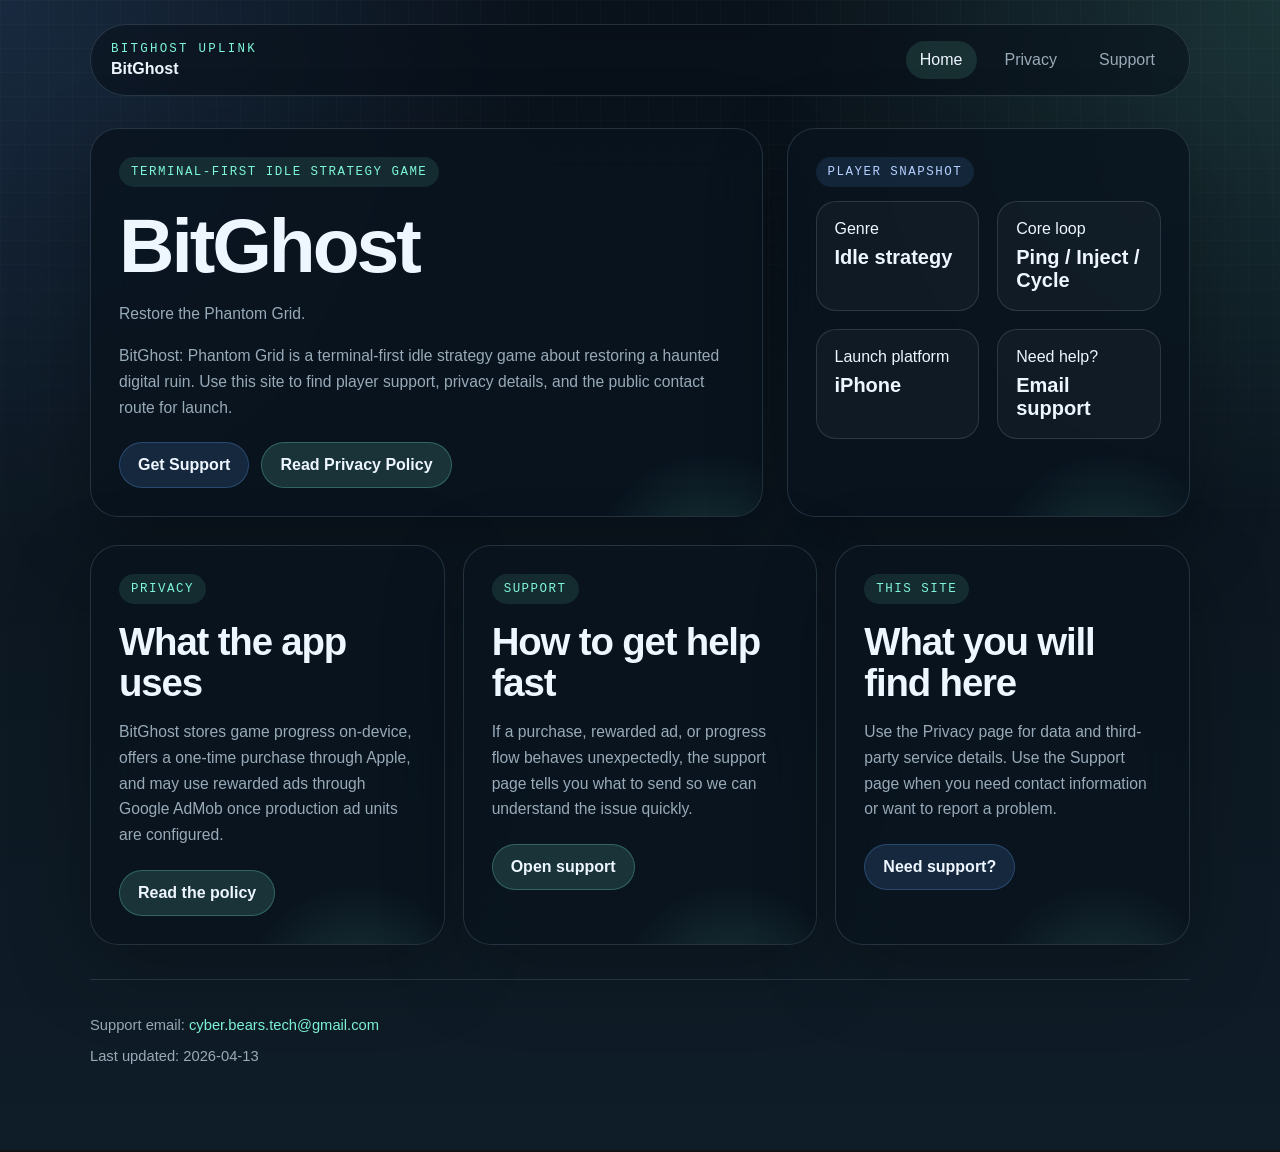
<file: index.html>
<!doctype html>
<html lang="en">
  <head>
    <meta charset="utf-8">
    <meta name="viewport" content="width=device-width, initial-scale=1">
    <title>BitGhost: Phantom Grid | Player Support</title>
    <meta
      name="description"
      content="Player support, privacy details, and launch information for BitGhost: Phantom Grid."
    >
    <link rel="stylesheet" href="./assets/styles.css">
    <script defer src="./assets/site-config.js"></script>
    <script defer src="./assets/site.js"></script>
  </head>
  <body>
    <div class="page-shell">
      <header class="topbar">
        <div class="brand">
          <span class="brand-mark">BitGhost uplink</span>
          <span class="brand-title" data-app-name>BitGhost</span>
        </div>
        <nav class="nav-links" aria-label="Primary">
          <a class="is-active" href="./">Home</a>
          <a href="./privacy/">Privacy</a>
          <a href="./support/">Support</a>
        </nav>
      </header>

      <div class="setup-banner" data-setup-banner hidden>
        Update the support email in <code>docs/site/assets/site-config.js</code> before publishing.
      </div>

      <main>
        <section class="hero">
          <article class="hero-panel">
            <div class="eyebrow">Terminal-first idle strategy game</div>
            <h1><span data-app-name>BitGhost</span></h1>
            <p class="lead" data-app-subtitle>
              Restore the Phantom Grid.
            </p>
            <p class="section-copy">
              BitGhost: Phantom Grid is a terminal-first idle strategy game about restoring a haunted digital
              ruin. Use this site to find player support, privacy details, and the public contact route for
              launch.
            </p>
            <div class="hero-actions">
              <a class="button-link secondary" href="./support/">Get Support</a>
              <a class="button-link" href="./privacy/">Read Privacy Policy</a>
              <a class="button-link secondary" data-app-store-link href="">View on the App Store</a>
            </div>
          </article>

          <aside class="hero-panel">
            <div class="status-stack">
              <span class="status-pill">Player snapshot</span>
              <div class="metrics">
                <div class="metric">
                  <span>Genre</span>
                  <strong>Idle strategy</strong>
                </div>
                <div class="metric">
                  <span>Core loop</span>
                  <strong>Ping / Inject / Cycle</strong>
                </div>
                <div class="metric">
                  <span>Launch platform</span>
                  <strong>iPhone</strong>
                </div>
                <div class="metric">
                  <span>Need help?</span>
                  <strong>Email support</strong>
                </div>
              </div>
            </div>
          </aside>
        </section>

        <section class="card-grid">
          <article class="card">
            <div class="eyebrow">Privacy</div>
            <h2>What the app uses</h2>
            <p>
              BitGhost stores game progress on-device, offers a one-time purchase through Apple, and may use
              rewarded ads through Google AdMob once production ad units are configured.
            </p>
            <div class="link-row">
              <a class="button-link" href="./privacy/">Read the policy</a>
            </div>
          </article>

          <article class="card">
            <div class="eyebrow">Support</div>
            <h2>How to get help fast</h2>
            <p>
              If a purchase, rewarded ad, or progress flow behaves unexpectedly, the support page tells you
              what to send so we can understand the issue quickly.
            </p>
            <div class="link-row">
              <a class="button-link" href="./support/">Open support</a>
            </div>
          </article>

          <article class="card">
            <div class="eyebrow">This site</div>
            <h2>What you will find here</h2>
            <p>
              Use the Privacy page for data and third-party service details. Use the Support page when you
              need contact information or want to report a problem.
            </p>
            <div class="link-row">
              <a class="button-link secondary" href="./support/">Need support?</a>
            </div>
          </article>
        </section>
      </main>

      <footer class="footer">
        <p>
          Support email: <a data-support-email href="mailto:cyber.bears.tech@gmail.com">cyber.bears.tech@gmail.com</a>
        </p>
        <p>
          Last updated: <span data-last-updated>2026-04-12</span>
        </p>
      </footer>
    </div>
  </body>
</html>
</file>
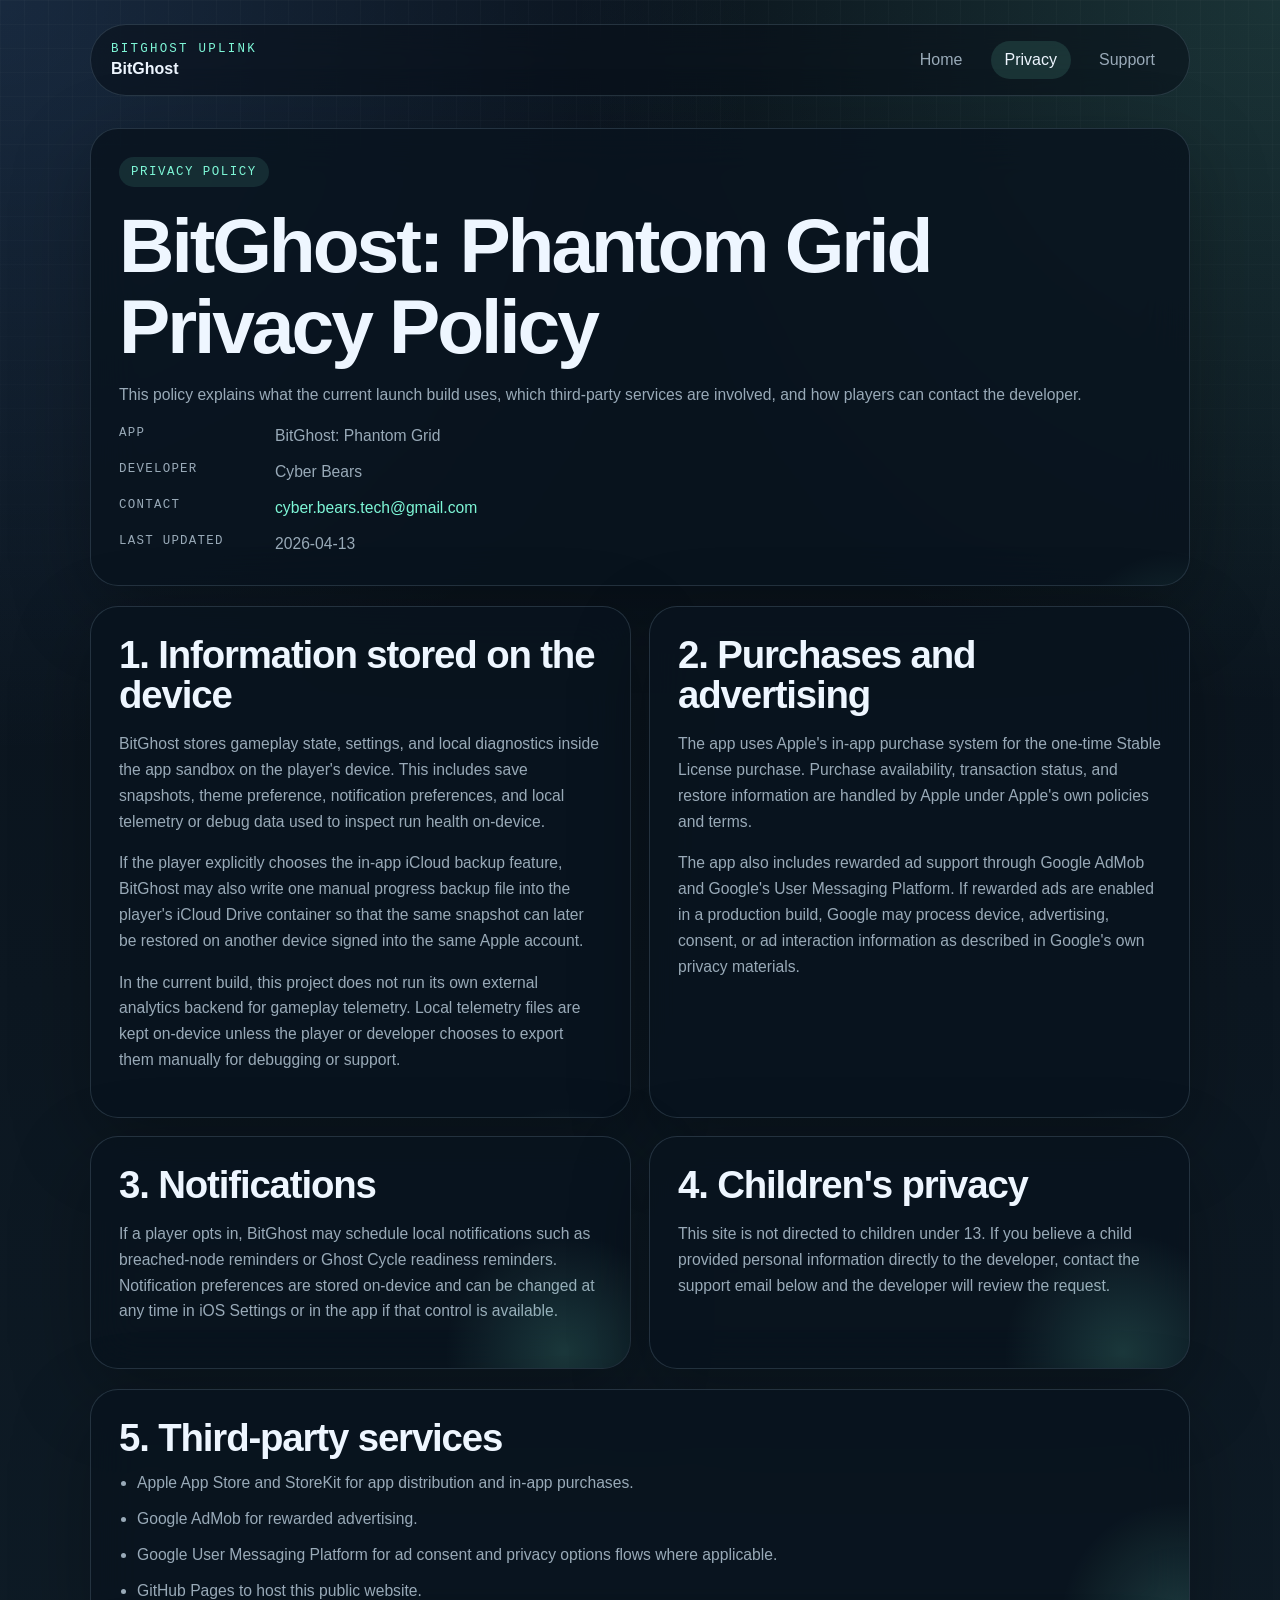
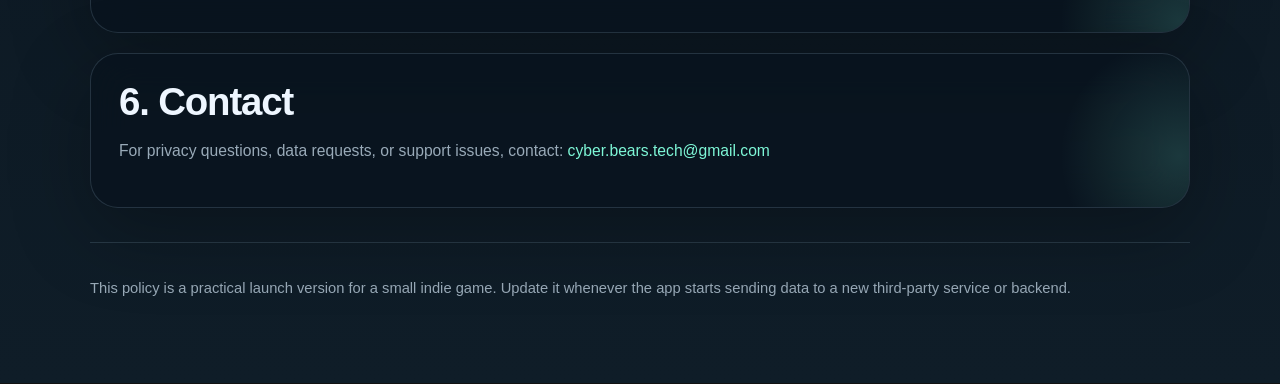
<file: privacy/index.html>
<!doctype html>
<html lang="en">
  <head>
    <meta charset="utf-8">
    <meta name="viewport" content="width=device-width, initial-scale=1">
    <title>BitGhost: Phantom Grid Privacy Policy</title>
    <meta
      name="description"
      content="Privacy Policy for BitGhost: Phantom Grid, including support contact and third-party services."
    >
    <link rel="stylesheet" href="../assets/styles.css">
    <script defer src="../assets/site-config.js"></script>
    <script defer src="../assets/site.js"></script>
  </head>
  <body>
    <div class="page-shell">
      <header class="topbar">
        <div class="brand">
          <span class="brand-mark">BitGhost uplink</span>
          <span class="brand-title" data-app-name>BitGhost</span>
        </div>
        <nav class="nav-links" aria-label="Primary">
          <a href="../">Home</a>
          <a class="is-active" href="./">Privacy</a>
          <a href="../support/">Support</a>
        </nav>
      </header>

      <div class="setup-banner" data-setup-banner hidden>
        Update the support email in <code>docs/site/assets/site-config.js</code> before publishing.
      </div>

      <main class="section-stack">
        <section class="section-card">
          <div class="eyebrow">Privacy Policy</div>
          <h1><span data-app-name>BitGhost</span>: Phantom Grid Privacy Policy</h1>
          <p class="lead">
            This policy explains what the current launch build uses, which third-party services are involved,
            and how players can contact the developer.
          </p>
          <dl class="meta-list">
            <dt>App</dt>
            <dd>BitGhost: Phantom Grid</dd>
            <dt>Developer</dt>
            <dd><span data-legal-name>Cyber Bears</span></dd>
            <dt>Contact</dt>
            <dd><a data-support-email href="mailto:cyber.bears.tech@gmail.com">cyber.bears.tech@gmail.com</a></dd>
            <dt>Last updated</dt>
            <dd><span data-last-updated>2026-04-13</span></dd>
          </dl>
        </section>

        <section class="policy-grid">
          <article class="section-card">
            <h2>1. Information stored on the device</h2>
            <p class="section-copy">
              BitGhost stores gameplay state, settings, and local diagnostics inside the app sandbox on the
              player's device. This includes save snapshots, theme preference, notification preferences, and
              local telemetry or debug data used to inspect run health on-device.
            </p>
            <p class="section-copy">
              If the player explicitly chooses the in-app iCloud backup feature, BitGhost may also write one
              manual progress backup file into the player's iCloud Drive container so that the same snapshot
              can later be restored on another device signed into the same Apple account.
            </p>
            <p class="section-copy">
              In the current build, this project does not run its own external analytics backend for gameplay
              telemetry. Local telemetry files are kept on-device unless the player or developer chooses to
              export them manually for debugging or support.
            </p>
          </article>

          <article class="section-card">
            <h2>2. Purchases and advertising</h2>
            <p class="section-copy">
              The app uses Apple's in-app purchase system for the one-time Stable License purchase. Purchase
              availability, transaction status, and restore information are handled by Apple under Apple's own
              policies and terms.
            </p>
            <p class="section-copy">
              The app also includes rewarded ad support through Google AdMob and Google's User Messaging
              Platform. If rewarded ads are enabled in a production build, Google may process device,
              advertising, consent, or ad interaction information as described in Google's own privacy
              materials.
            </p>
          </article>

          <article class="section-card">
            <h2>3. Notifications</h2>
            <p class="section-copy">
              If a player opts in, BitGhost may schedule local notifications such as breached-node reminders or
              Ghost Cycle readiness reminders. Notification preferences are stored on-device and can be changed
              at any time in iOS Settings or in the app if that control is available.
            </p>
          </article>

          <article class="section-card">
            <h2>4. Children's privacy</h2>
            <p class="section-copy">
              This site is not directed to children under 13. If you believe a child provided personal
              information directly to the developer, contact the support email below and the developer will
              review the request.
            </p>
          </article>
        </section>

        <section class="section-card">
          <h2>5. Third-party services</h2>
          <ul class="list-tight">
            <li>Apple App Store and StoreKit for app distribution and in-app purchases.</li>
            <li>Google AdMob for rewarded advertising.</li>
            <li>Google User Messaging Platform for ad consent and privacy options flows where applicable.</li>
            <li>GitHub Pages to host this public website.</li>
          </ul>
        </section>

        <section class="section-card">
          <h2>6. Contact</h2>
          <p class="section-copy">
            For privacy questions, data requests, or support issues, contact:
            <a data-support-email href="mailto:cyber.bears.tech@gmail.com">cyber.bears.tech@gmail.com</a>
          </p>
        </section>
      </main>

      <footer class="footer">
        <p>
          This policy is a practical launch version for a small indie game. Update it whenever the app starts
          sending data to a new third-party service or backend.
        </p>
      </footer>
    </div>
  </body>
</html>
</file>
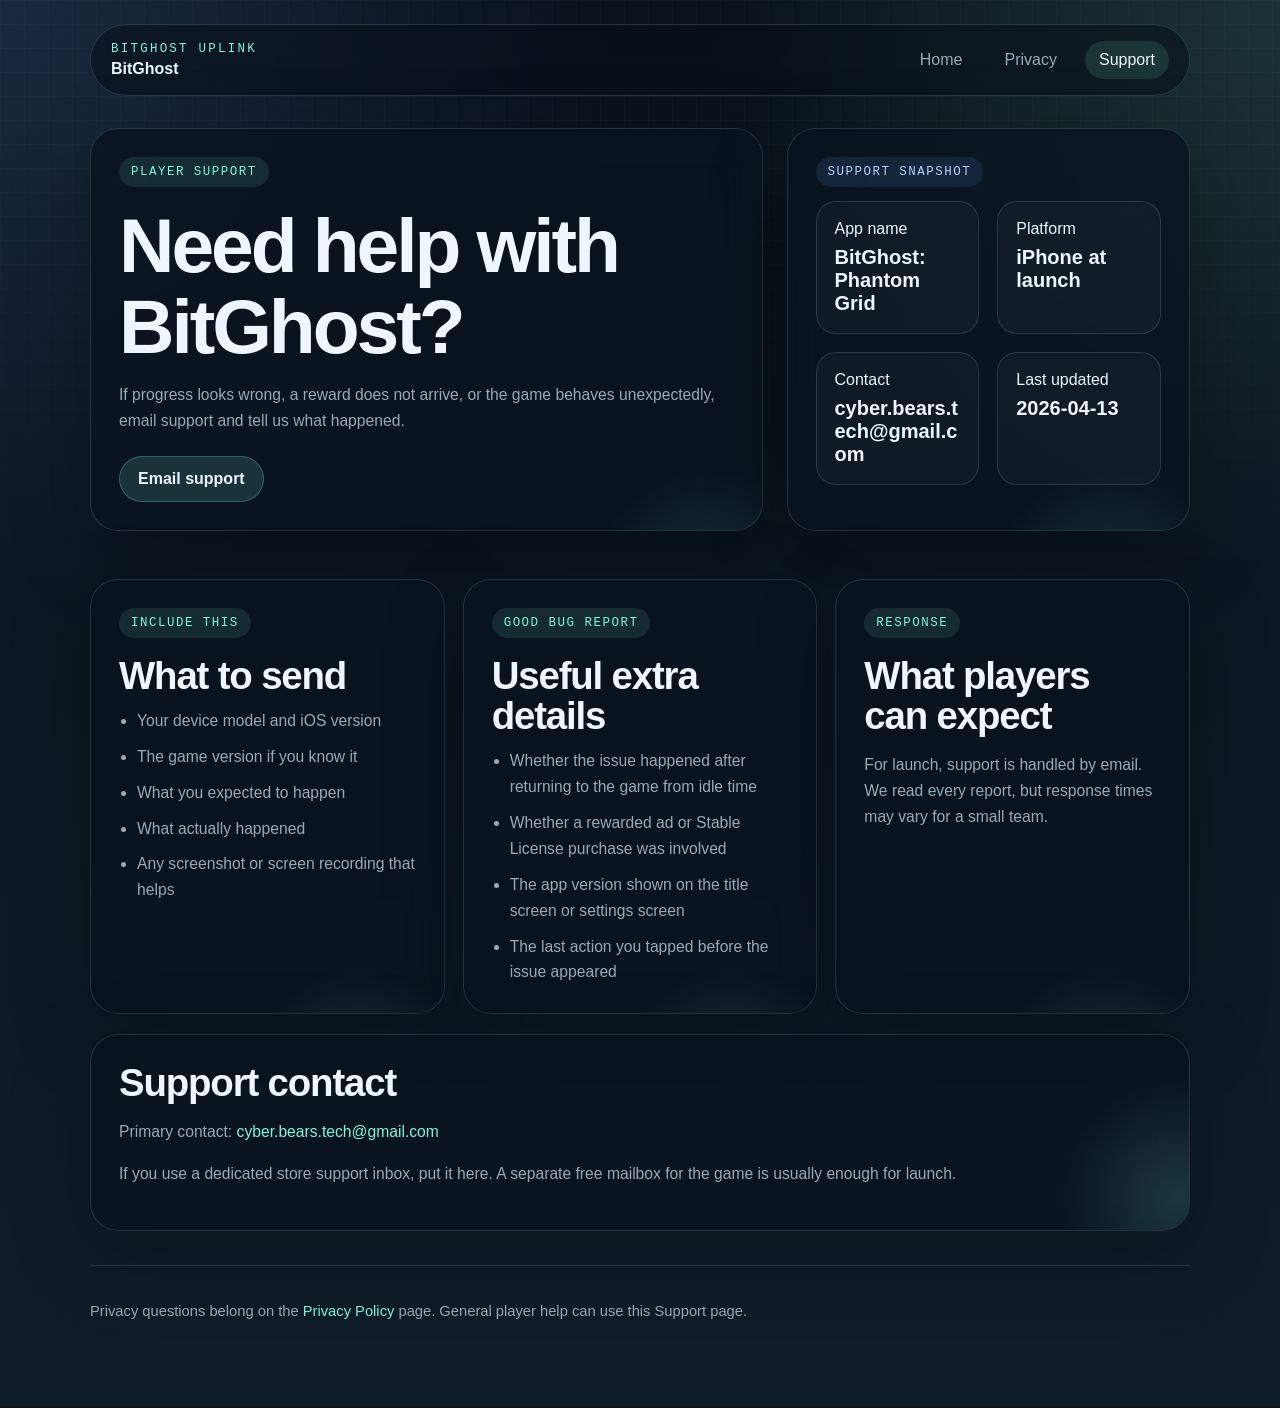
<file: support/index.html>
<!doctype html>
<html lang="en">
  <head>
    <meta charset="utf-8">
    <meta name="viewport" content="width=device-width, initial-scale=1">
    <title>BitGhost: Phantom Grid Support</title>
    <meta
      name="description"
      content="Player support and contact details for BitGhost: Phantom Grid."
    >
    <link rel="stylesheet" href="../assets/styles.css">
    <script defer src="../assets/site-config.js"></script>
    <script defer src="../assets/site.js"></script>
  </head>
  <body>
    <div class="page-shell">
      <header class="topbar">
        <div class="brand">
          <span class="brand-mark">BitGhost uplink</span>
          <span class="brand-title" data-app-name>BitGhost</span>
        </div>
        <nav class="nav-links" aria-label="Primary">
          <a href="../">Home</a>
          <a href="../privacy/">Privacy</a>
          <a class="is-active" href="./">Support</a>
        </nav>
      </header>

      <div class="setup-banner" data-setup-banner hidden>
        Update the support email in <code>docs/site/assets/site-config.js</code> before publishing.
      </div>

      <main class="section-stack">
        <section class="hero">
          <article class="hero-panel">
            <div class="eyebrow">Player support</div>
            <h1>Need help with <span data-app-name>BitGhost</span>?</h1>
            <p class="lead">
              If progress looks wrong, a reward does not arrive, or the game behaves unexpectedly, email
              support and tell us what happened.
            </p>
            <div class="hero-actions">
              <a class="button-link" data-support-email-href href="mailto:cyber.bears.tech@gmail.com">Email support</a>
              <a class="button-link secondary" data-issues-link href="">Open issue tracker</a>
            </div>
          </article>

          <aside class="hero-panel">
            <div class="status-stack">
              <span class="status-pill">Support snapshot</span>
              <div class="metrics">
                <div class="metric">
                  <span>App name</span>
                  <strong>BitGhost: Phantom Grid</strong>
                </div>
                <div class="metric">
                  <span>Platform</span>
                  <strong>iPhone at launch</strong>
                </div>
                <div class="metric">
                  <span>Contact</span>
                  <strong data-support-email>cyber.bears.tech@gmail.com</strong>
                </div>
                <div class="metric">
                  <span>Last updated</span>
                  <strong data-last-updated>2026-04-12</strong>
                </div>
              </div>
            </div>
          </aside>
        </section>

        <section class="card-grid">
          <article class="card">
            <div class="eyebrow">Include this</div>
            <h2>What to send</h2>
            <ul class="list-tight">
              <li>Your device model and iOS version</li>
              <li>The game version if you know it</li>
              <li>What you expected to happen</li>
              <li>What actually happened</li>
              <li>Any screenshot or screen recording that helps</li>
            </ul>
          </article>

          <article class="card">
            <div class="eyebrow">Good bug report</div>
            <h2>Useful extra details</h2>
            <ul class="list-tight">
              <li>Whether the issue happened after returning to the game from idle time</li>
              <li>Whether a rewarded ad or Stable License purchase was involved</li>
              <li>The app version shown on the title screen or settings screen</li>
              <li>The last action you tapped before the issue appeared</li>
            </ul>
          </article>

          <article class="card">
            <div class="eyebrow">Response</div>
            <h2>What players can expect</h2>
            <p>
              For launch, support is handled by email. We read every report, but response times may vary for a
              small team.
            </p>
          </article>
        </section>

        <section class="section-card">
          <h2>Support contact</h2>
          <p class="section-copy">
            Primary contact:
            <a data-support-email href="mailto:cyber.bears.tech@gmail.com">cyber.bears.tech@gmail.com</a>
          </p>
          <p class="section-copy">
            If you use a dedicated store support inbox, put it here. A separate free mailbox for the game is
            usually enough for launch.
          </p>
        </section>
      </main>

      <footer class="footer">
        <p>
          Privacy questions belong on the <a href="../privacy/">Privacy Policy</a> page. General player help can
          use this Support page.
        </p>
      </footer>
    </div>
  </body>
</html>
</file>
<file: assets/styles.css>
:root {
  color-scheme: dark;
  --bg: #09111a;
  --bg-2: #0f1d28;
  --card: rgba(9, 20, 30, 0.84);
  --card-strong: rgba(11, 25, 37, 0.94);
  --text: #eef6ff;
  --muted: #99aab8;
  --line: rgba(162, 191, 214, 0.18);
  --accent: #7ef7d7;
  --accent-2: #66a8ff;
  --warn: #ffcf78;
  --shadow: 0 24px 80px rgba(0, 0, 0, 0.28);
  --title-font: "Avenir Next", "Segoe UI", "Helvetica Neue", sans-serif;
  --mono-font: "SF Mono", "Roboto Mono", "Menlo", monospace;
}

* {
  box-sizing: border-box;
}

html,
body {
  margin: 0;
  min-height: 100%;
  background:
    radial-gradient(circle at top left, rgba(102, 168, 255, 0.16), transparent 32%),
    radial-gradient(circle at top right, rgba(126, 247, 215, 0.15), transparent 30%),
    linear-gradient(180deg, var(--bg), var(--bg-2));
  color: var(--text);
  font-family: var(--title-font);
}

body::before {
  content: "";
  position: fixed;
  inset: 0;
  background-image:
    linear-gradient(rgba(255, 255, 255, 0.03) 1px, transparent 1px),
    linear-gradient(90deg, rgba(255, 255, 255, 0.03) 1px, transparent 1px);
  background-size: 24px 24px;
  mask-image: linear-gradient(180deg, rgba(0, 0, 0, 0.7), transparent 85%);
  pointer-events: none;
}

a {
  color: var(--accent);
  text-decoration: none;
}

a:hover {
  color: var(--text);
}

.page-shell {
  width: min(1100px, calc(100% - 32px));
  margin: 0 auto;
  padding: 24px 0 72px;
}

.topbar {
  display: flex;
  align-items: center;
  justify-content: space-between;
  gap: 16px;
  margin-bottom: 32px;
  padding: 16px 20px;
  background: rgba(8, 16, 24, 0.55);
  border: 1px solid var(--line);
  border-radius: 999px;
  backdrop-filter: blur(16px);
}

.brand {
  display: flex;
  flex-direction: column;
  gap: 4px;
}

.brand-mark {
  font-family: var(--mono-font);
  font-size: 0.78rem;
  letter-spacing: 0.18em;
  text-transform: uppercase;
  color: var(--accent);
}

.brand-title {
  font-size: 1rem;
  font-weight: 700;
}

.nav-links {
  display: flex;
  flex-wrap: wrap;
  gap: 14px;
}

.nav-links a {
  display: inline-flex;
  align-items: center;
  justify-content: center;
  padding: 10px 14px;
  border-radius: 999px;
  color: var(--muted);
}

.nav-links a.is-active,
.nav-links a:hover {
  background: rgba(126, 247, 215, 0.12);
  color: var(--text);
}

.setup-banner {
  margin-bottom: 20px;
  padding: 14px 16px;
  border: 1px solid rgba(255, 207, 120, 0.42);
  border-radius: 18px;
  background: rgba(90, 58, 8, 0.28);
  color: #ffe3b4;
}

.hero {
  display: grid;
  grid-template-columns: minmax(0, 1.5fr) minmax(280px, 0.9fr);
  gap: 24px;
  align-items: stretch;
  margin-bottom: 28px;
}

.hero-panel,
.card,
.section-card {
  position: relative;
  overflow: hidden;
  padding: 28px;
  border: 1px solid var(--line);
  border-radius: 28px;
  background: var(--card);
  box-shadow: var(--shadow);
  backdrop-filter: blur(22px);
}

.hero-panel::after,
.card::after,
.section-card::after {
  content: "";
  position: absolute;
  inset: auto -10% -45% auto;
  width: 240px;
  height: 240px;
  border-radius: 999px;
  background: radial-gradient(circle, rgba(126, 247, 215, 0.16), transparent 70%);
  pointer-events: none;
}

.eyebrow {
  display: inline-flex;
  align-items: center;
  gap: 8px;
  margin-bottom: 18px;
  padding: 8px 12px;
  border-radius: 999px;
  background: rgba(126, 247, 215, 0.1);
  color: var(--accent);
  font-family: var(--mono-font);
  font-size: 0.78rem;
  letter-spacing: 0.12em;
  text-transform: uppercase;
}

h1,
h2,
h3 {
  margin: 0 0 12px;
  line-height: 1.05;
}

h1 {
  font-size: clamp(2.5rem, 6vw, 4.8rem);
  letter-spacing: -0.04em;
}

h2 {
  font-size: clamp(1.6rem, 3vw, 2.4rem);
  letter-spacing: -0.03em;
}

h3 {
  font-size: 1.15rem;
}

.lead,
.section-copy,
.card p,
li,
.meta-list dd,
.meta-list dt {
  font-size: 0.98rem;
  color: var(--muted);
  line-height: 1.65;
}

.hero-actions,
.link-row {
  display: flex;
  flex-wrap: wrap;
  gap: 12px;
  margin-top: 22px;
}

.button-link {
  display: inline-flex;
  align-items: center;
  justify-content: center;
  gap: 10px;
  min-height: 46px;
  padding: 0 18px;
  border-radius: 999px;
  border: 1px solid rgba(126, 247, 215, 0.26);
  background: rgba(126, 247, 215, 0.14);
  color: var(--text);
  font-weight: 600;
}

.button-link.secondary {
  border-color: rgba(102, 168, 255, 0.26);
  background: rgba(102, 168, 255, 0.14);
}

.status-stack {
  display: grid;
  gap: 14px;
}

.status-pill {
  display: inline-flex;
  align-items: center;
  width: fit-content;
  padding: 8px 12px;
  border-radius: 999px;
  background: rgba(102, 168, 255, 0.12);
  color: #b5d0ff;
  font-family: var(--mono-font);
  font-size: 0.78rem;
  text-transform: uppercase;
  letter-spacing: 0.12em;
}

.metrics,
.card-grid,
.policy-grid {
  display: grid;
  gap: 18px;
}

.metrics {
  grid-template-columns: repeat(2, minmax(0, 1fr));
}

.card-grid {
  grid-template-columns: repeat(3, minmax(0, 1fr));
}

.policy-grid {
  grid-template-columns: repeat(2, minmax(0, 1fr));
}

.metric {
  padding: 18px;
  border-radius: 20px;
  background: rgba(255, 255, 255, 0.03);
  border: 1px solid var(--line);
}

.metric strong,
.highlight-value {
  display: block;
  margin-top: 8px;
  color: var(--text);
  font-size: 1.25rem;
  overflow-wrap: anywhere;
}

.section-stack {
  display: grid;
  gap: 20px;
}

.meta-list {
  display: grid;
  grid-template-columns: minmax(110px, 140px) 1fr;
  gap: 10px 16px;
  margin: 0;
}

.meta-list dt {
  font-family: var(--mono-font);
  font-size: 0.78rem;
  letter-spacing: 0.1em;
  text-transform: uppercase;
}

.meta-list dd {
  margin: 0;
}

.footer {
  margin-top: 34px;
  padding-top: 22px;
  border-top: 1px solid var(--line);
  color: var(--muted);
  font-size: 0.92rem;
}

.list-tight {
  margin: 0;
  padding-left: 18px;
}

.list-tight li + li {
  margin-top: 10px;
}

@media (max-width: 860px) {
  .hero,
  .card-grid,
  .policy-grid {
    grid-template-columns: 1fr;
  }

  .topbar {
    border-radius: 26px;
    align-items: flex-start;
  }

  .metrics {
    grid-template-columns: 1fr;
  }
}

@media (max-width: 580px) {
  .page-shell {
    width: min(100% - 20px, 1100px);
    padding-top: 18px;
  }

  .hero-panel,
  .card,
  .section-card {
    padding: 22px;
    border-radius: 24px;
  }

  .topbar {
    flex-direction: column;
    align-items: stretch;
    gap: 12px;
    padding: 14px 16px;
    border-radius: 22px;
  }

  .nav-links {
    width: 100%;
    display: grid;
    grid-template-columns: repeat(3, minmax(0, 1fr));
    gap: 8px;
  }

  .nav-links a {
    width: 100%;
    padding: 10px 8px;
    text-align: center;
  }

  .meta-list {
    grid-template-columns: 1fr;
    gap: 6px;
  }

  .lead,
  .section-copy,
  .card p,
  li,
  .meta-list dd,
  .meta-list dt {
    font-size: 1rem;
    line-height: 1.72;
  }
}
</file>
